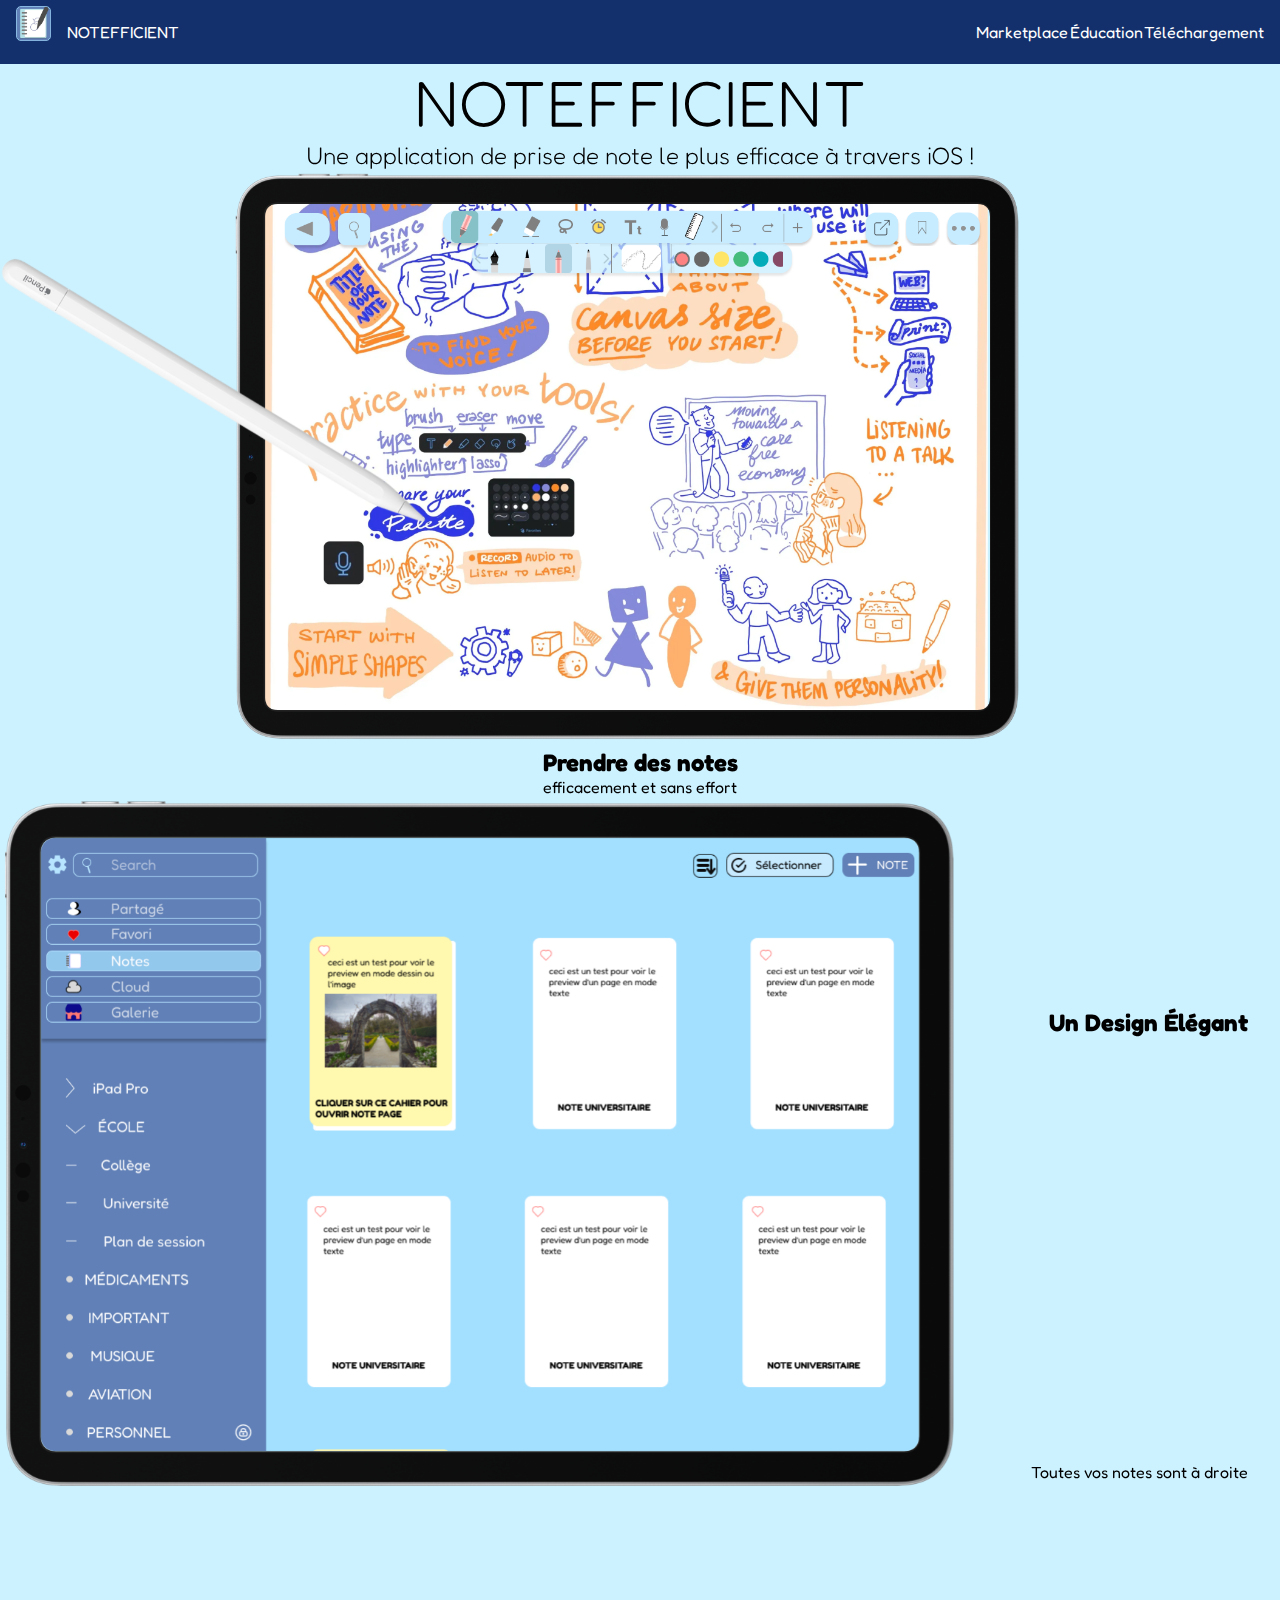
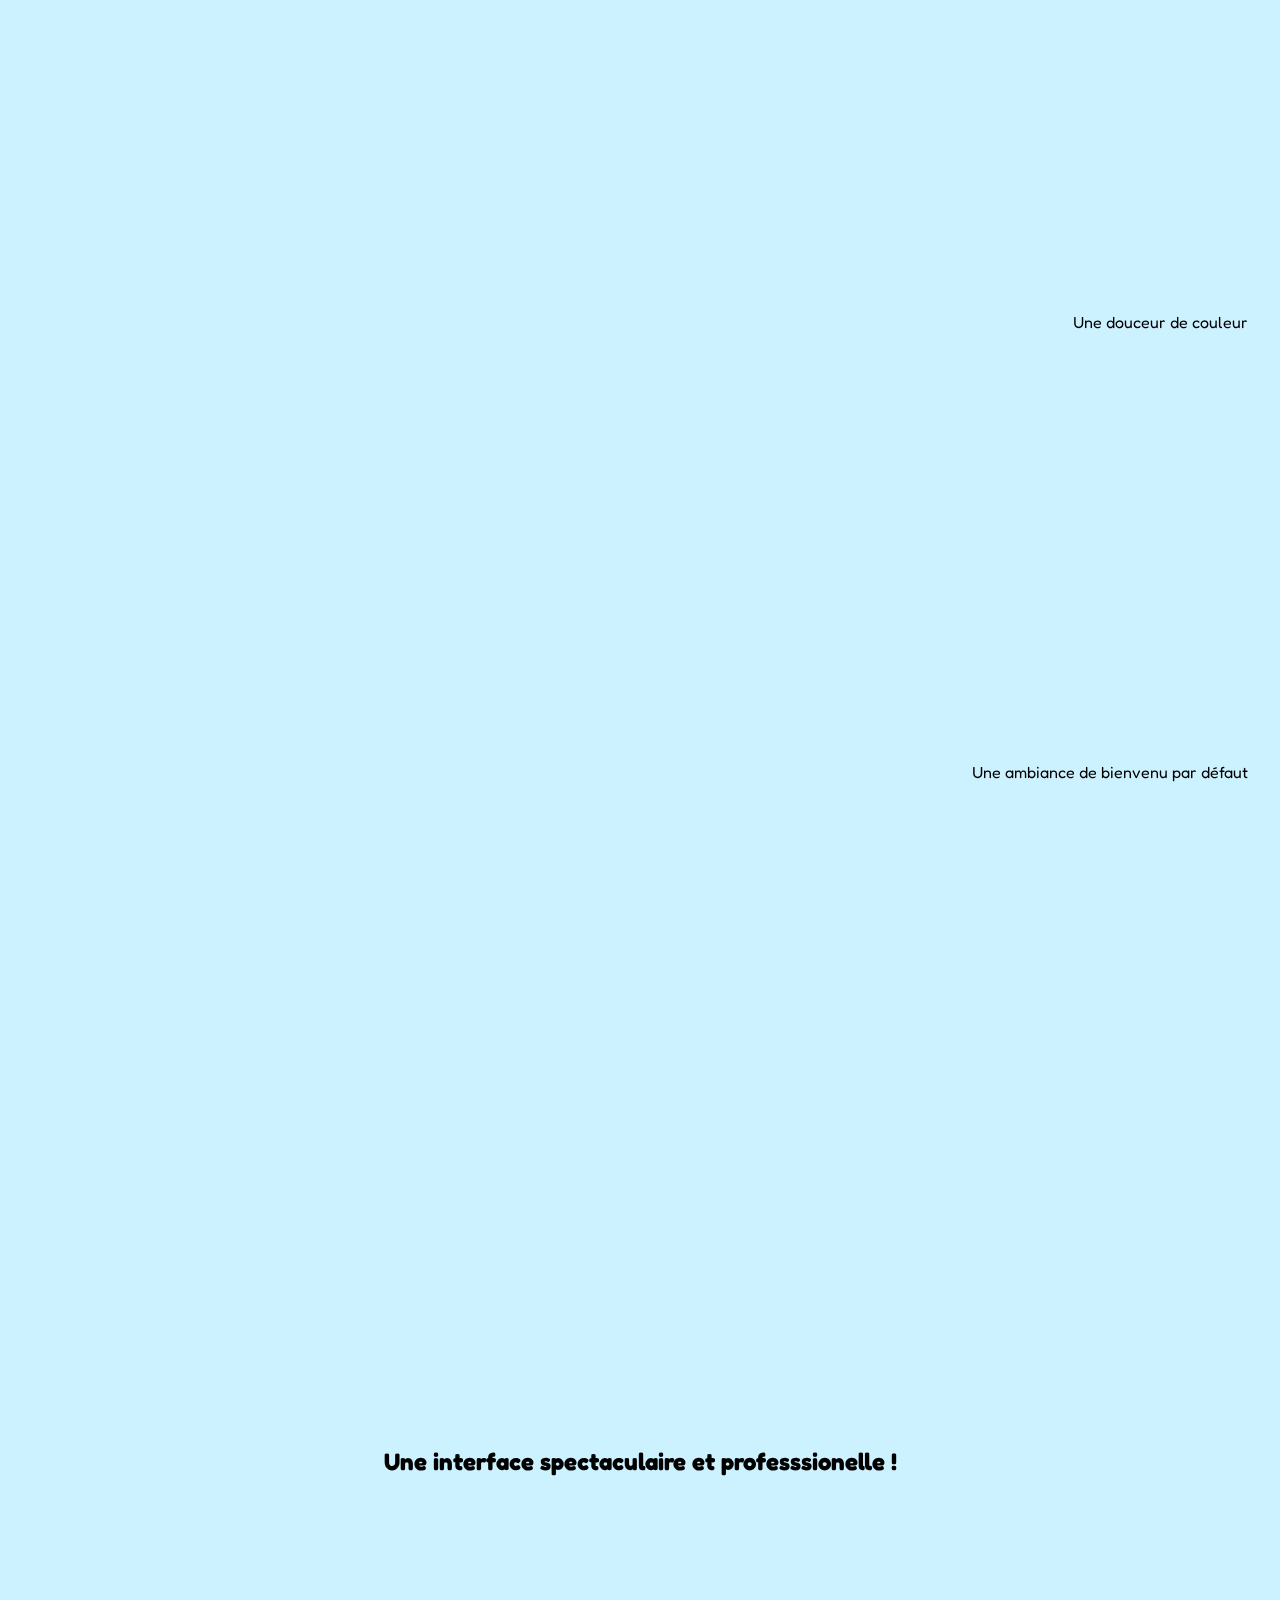
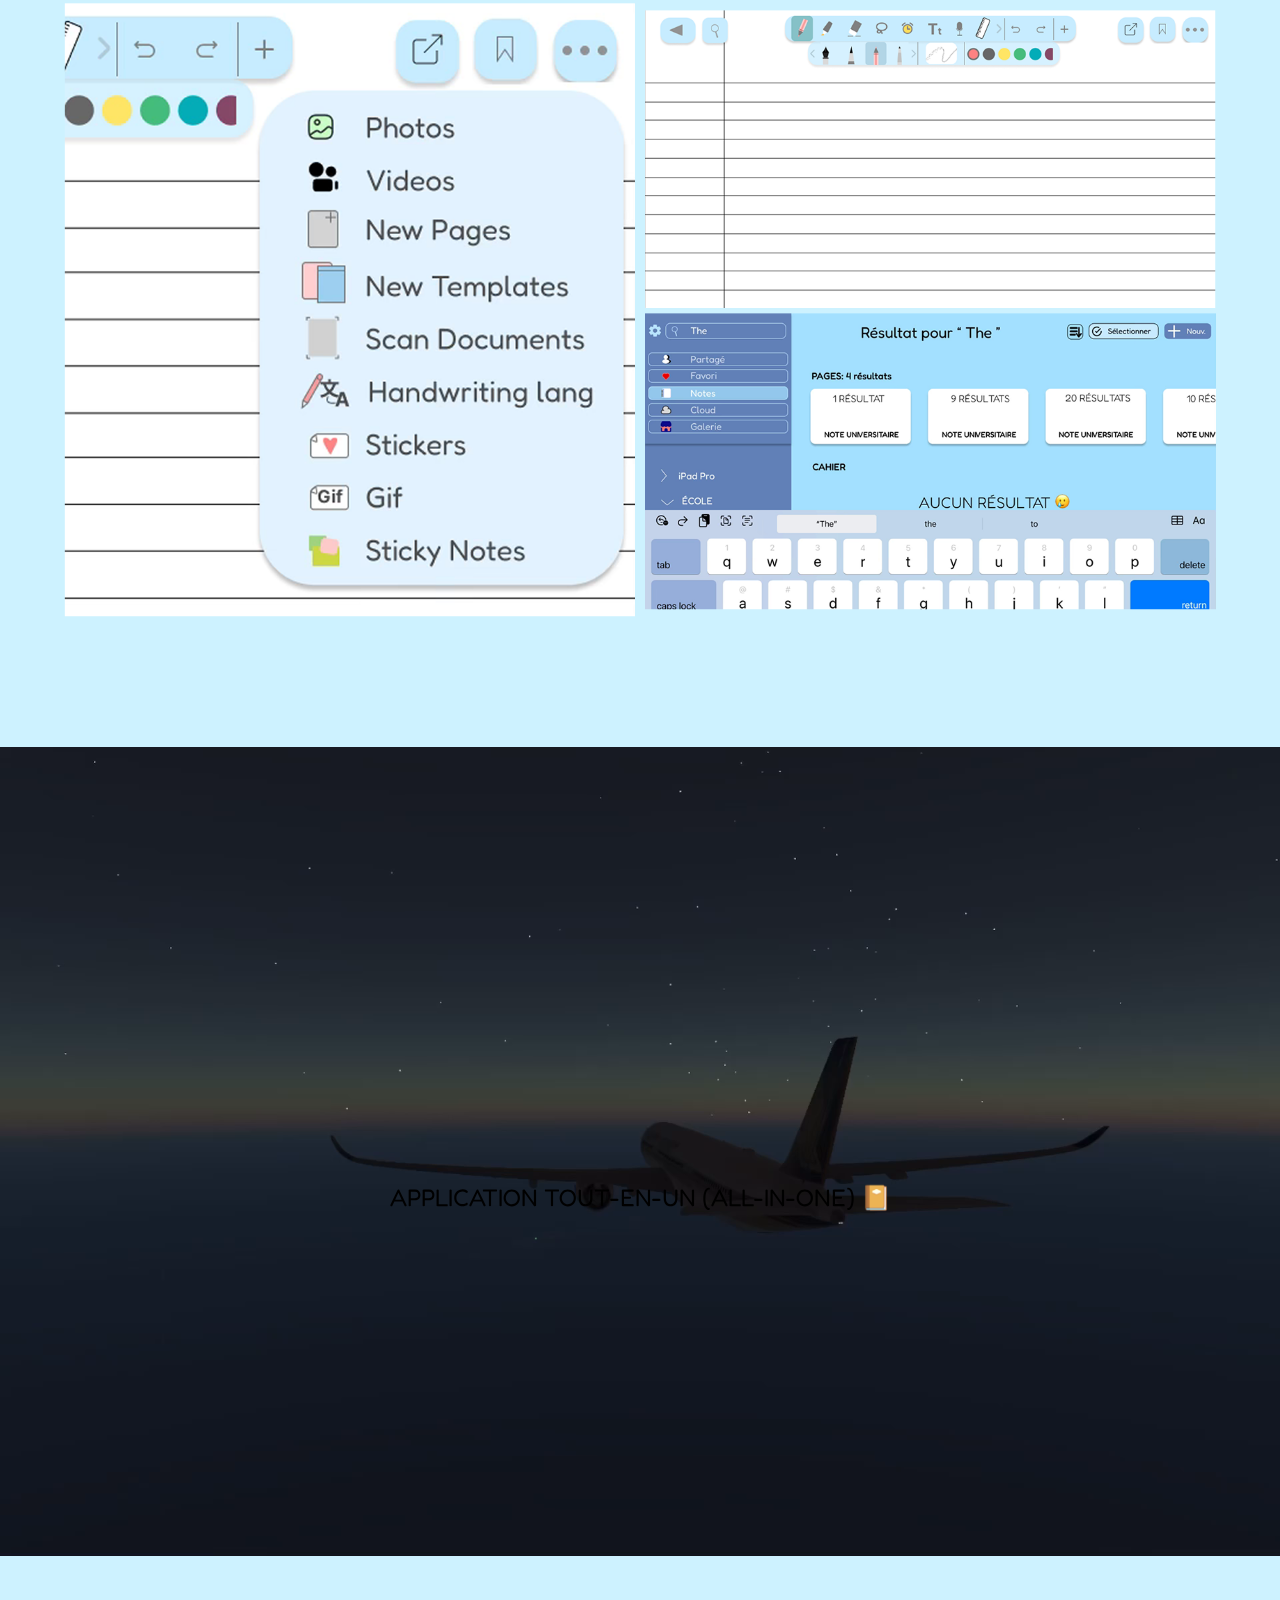
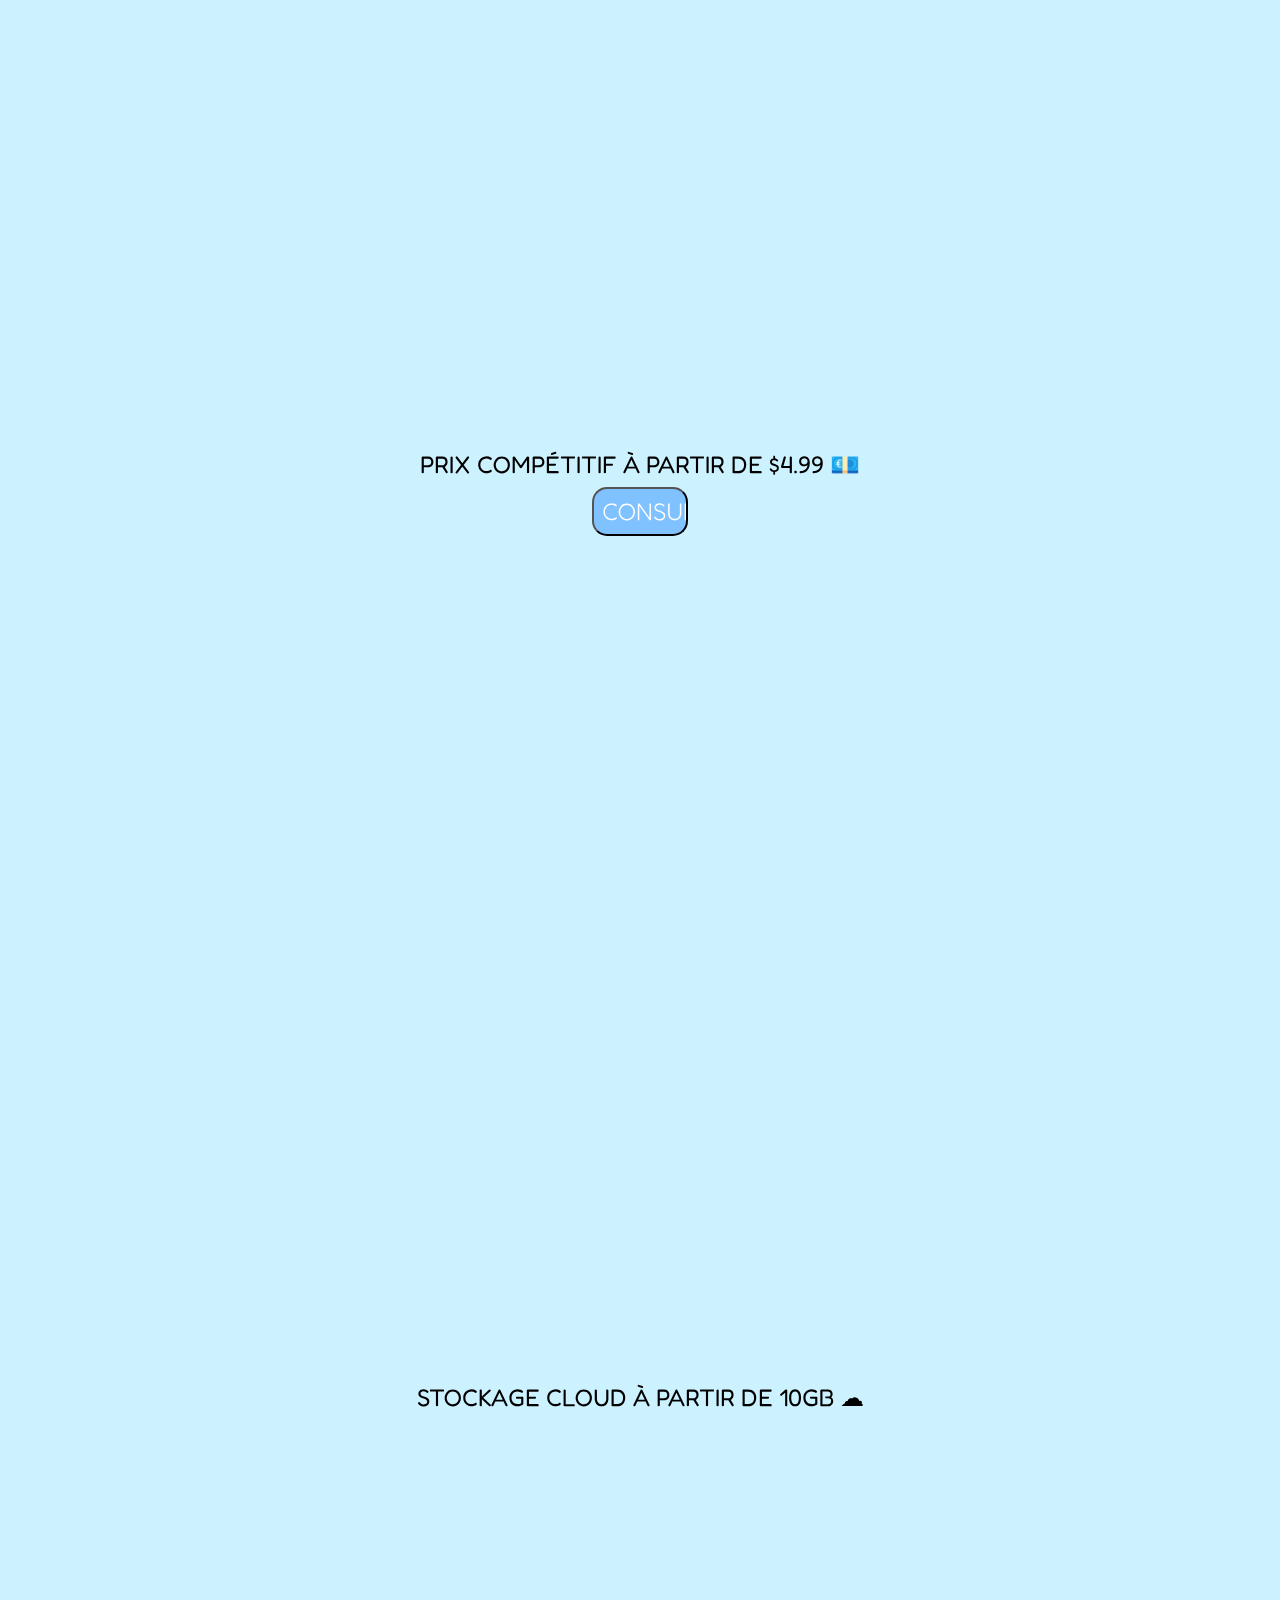
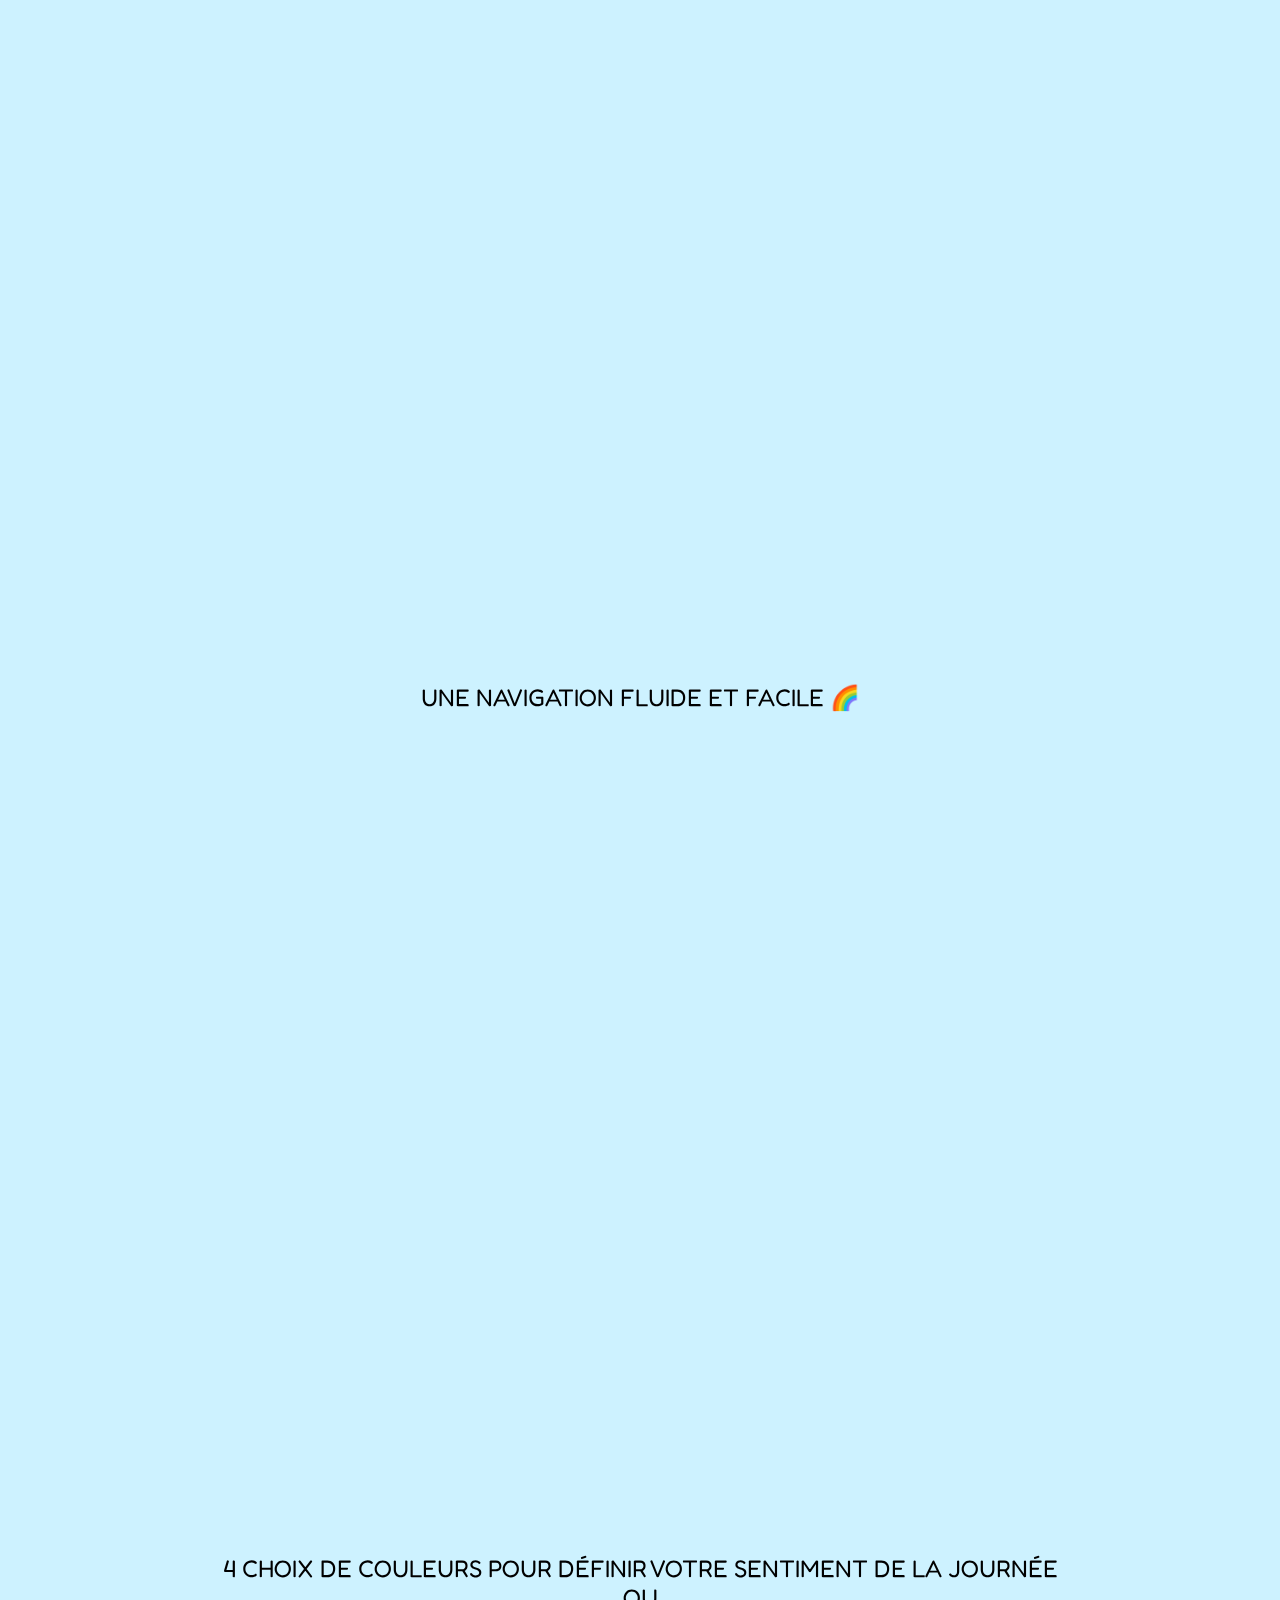
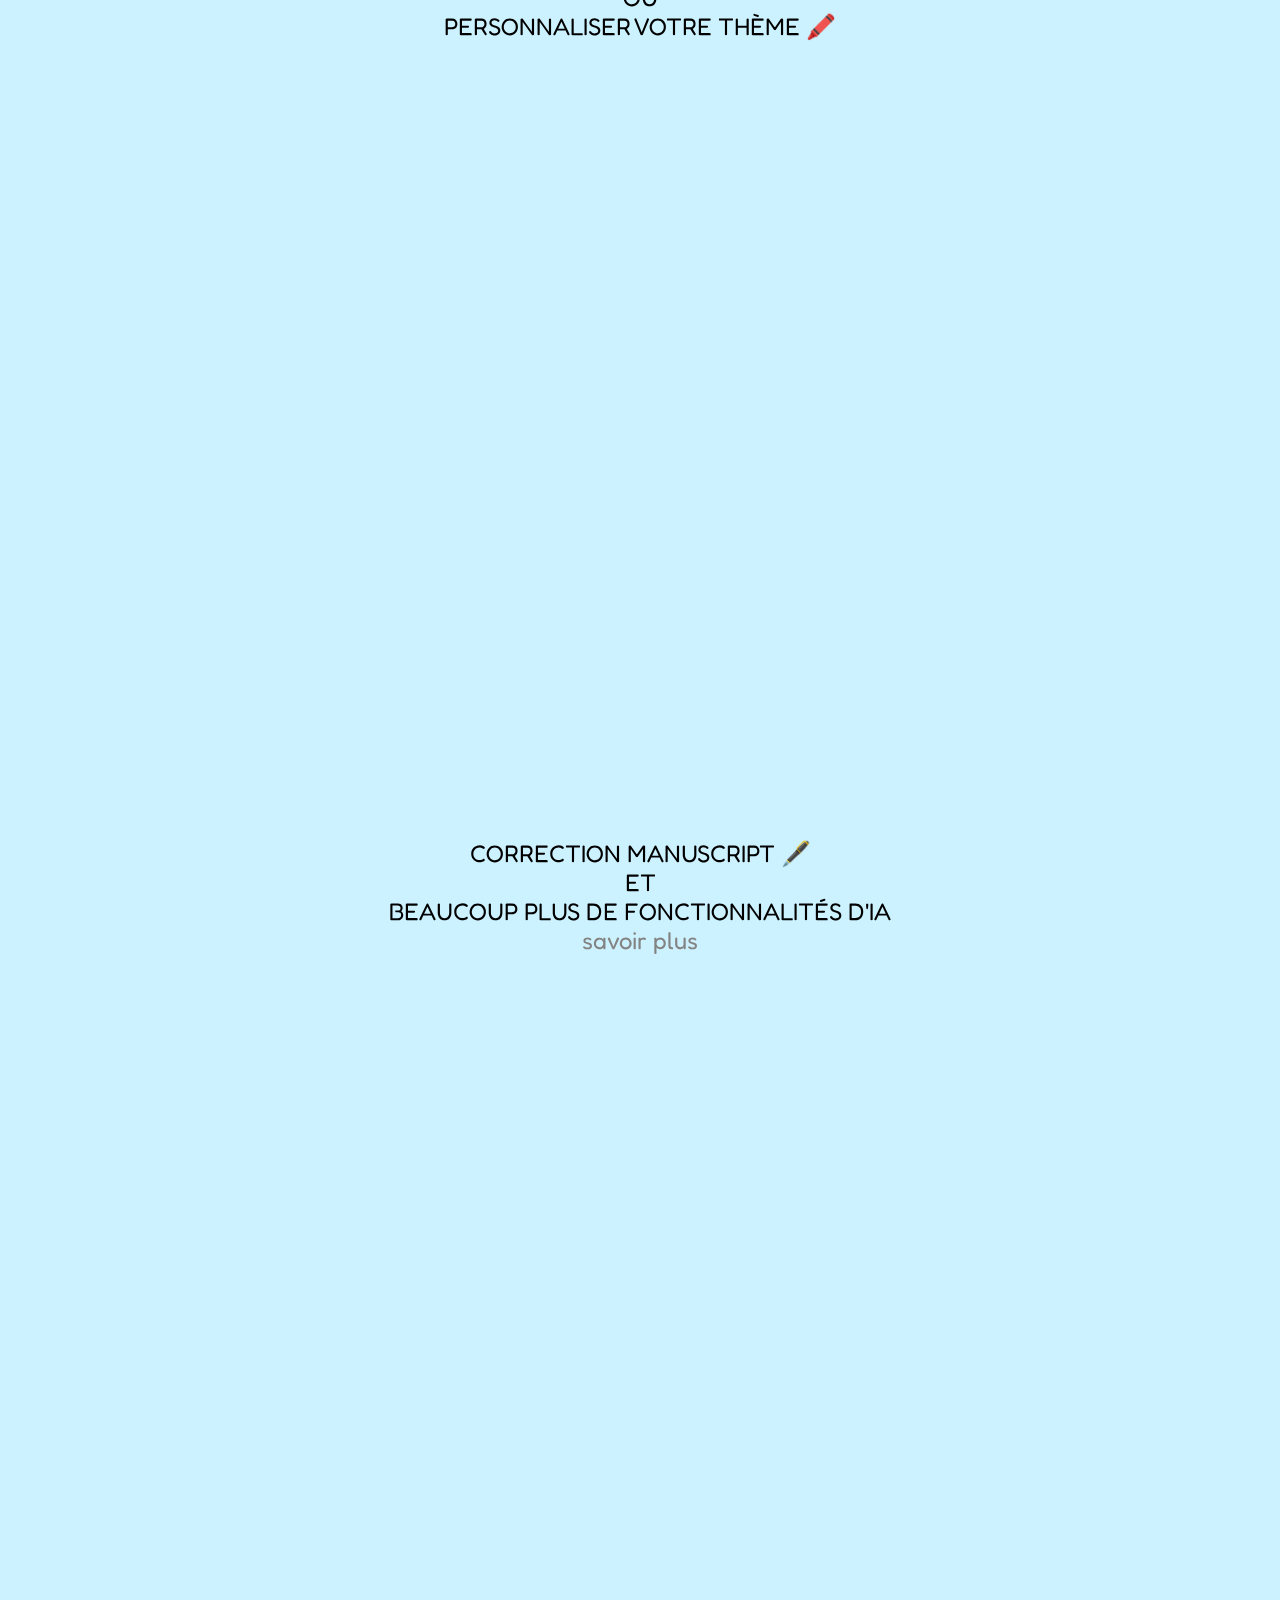
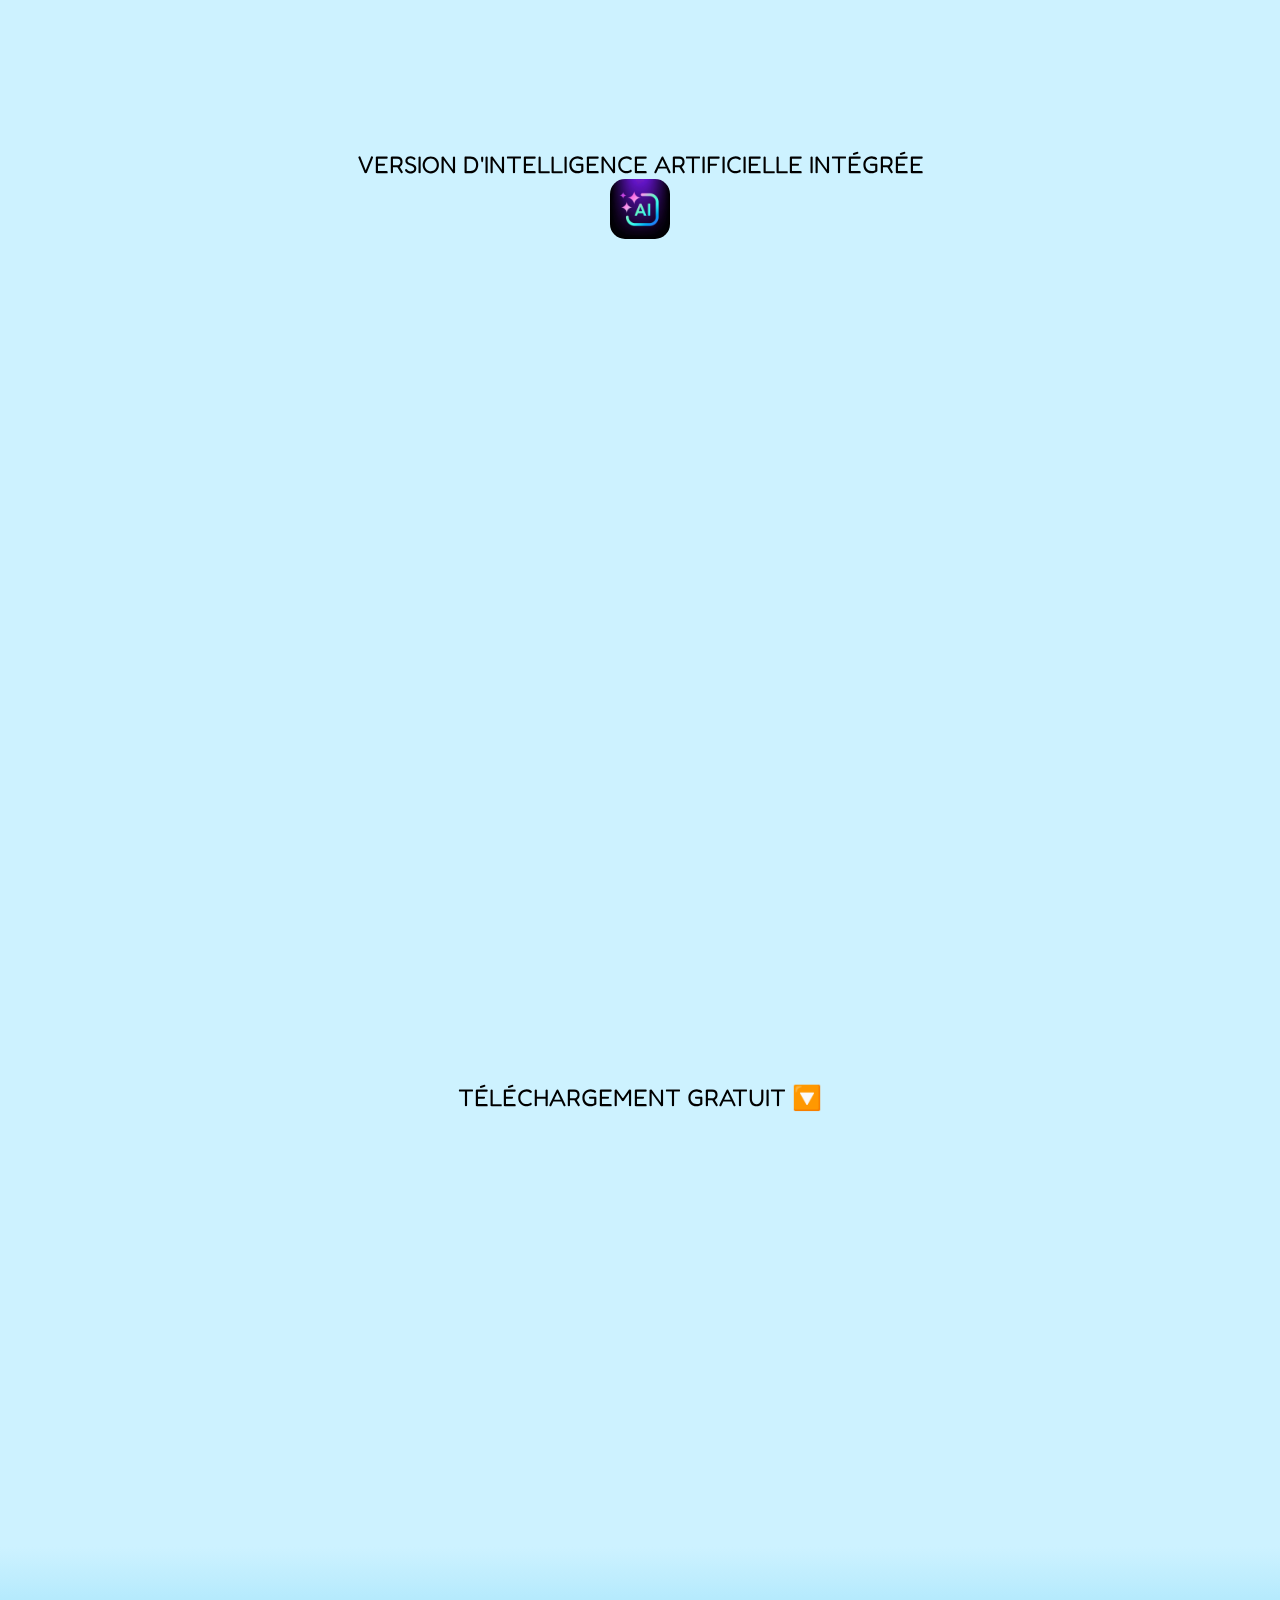
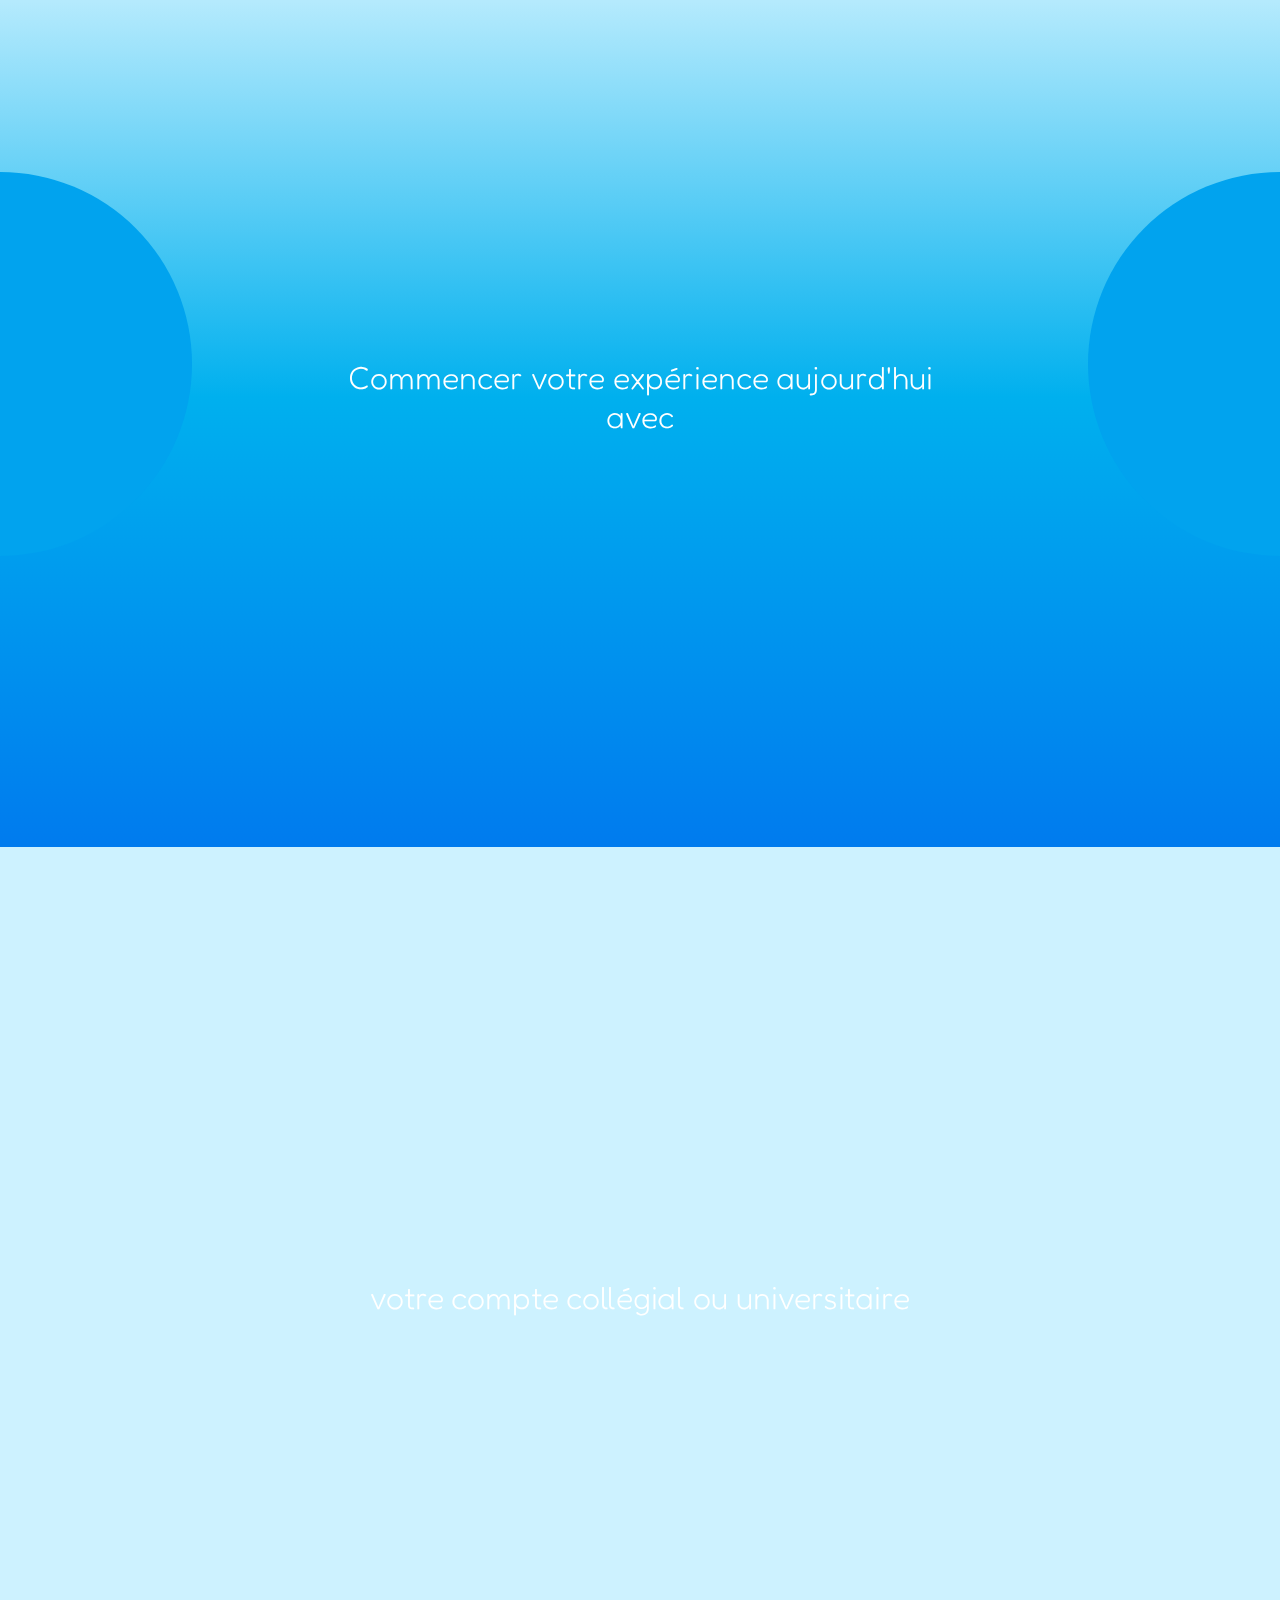
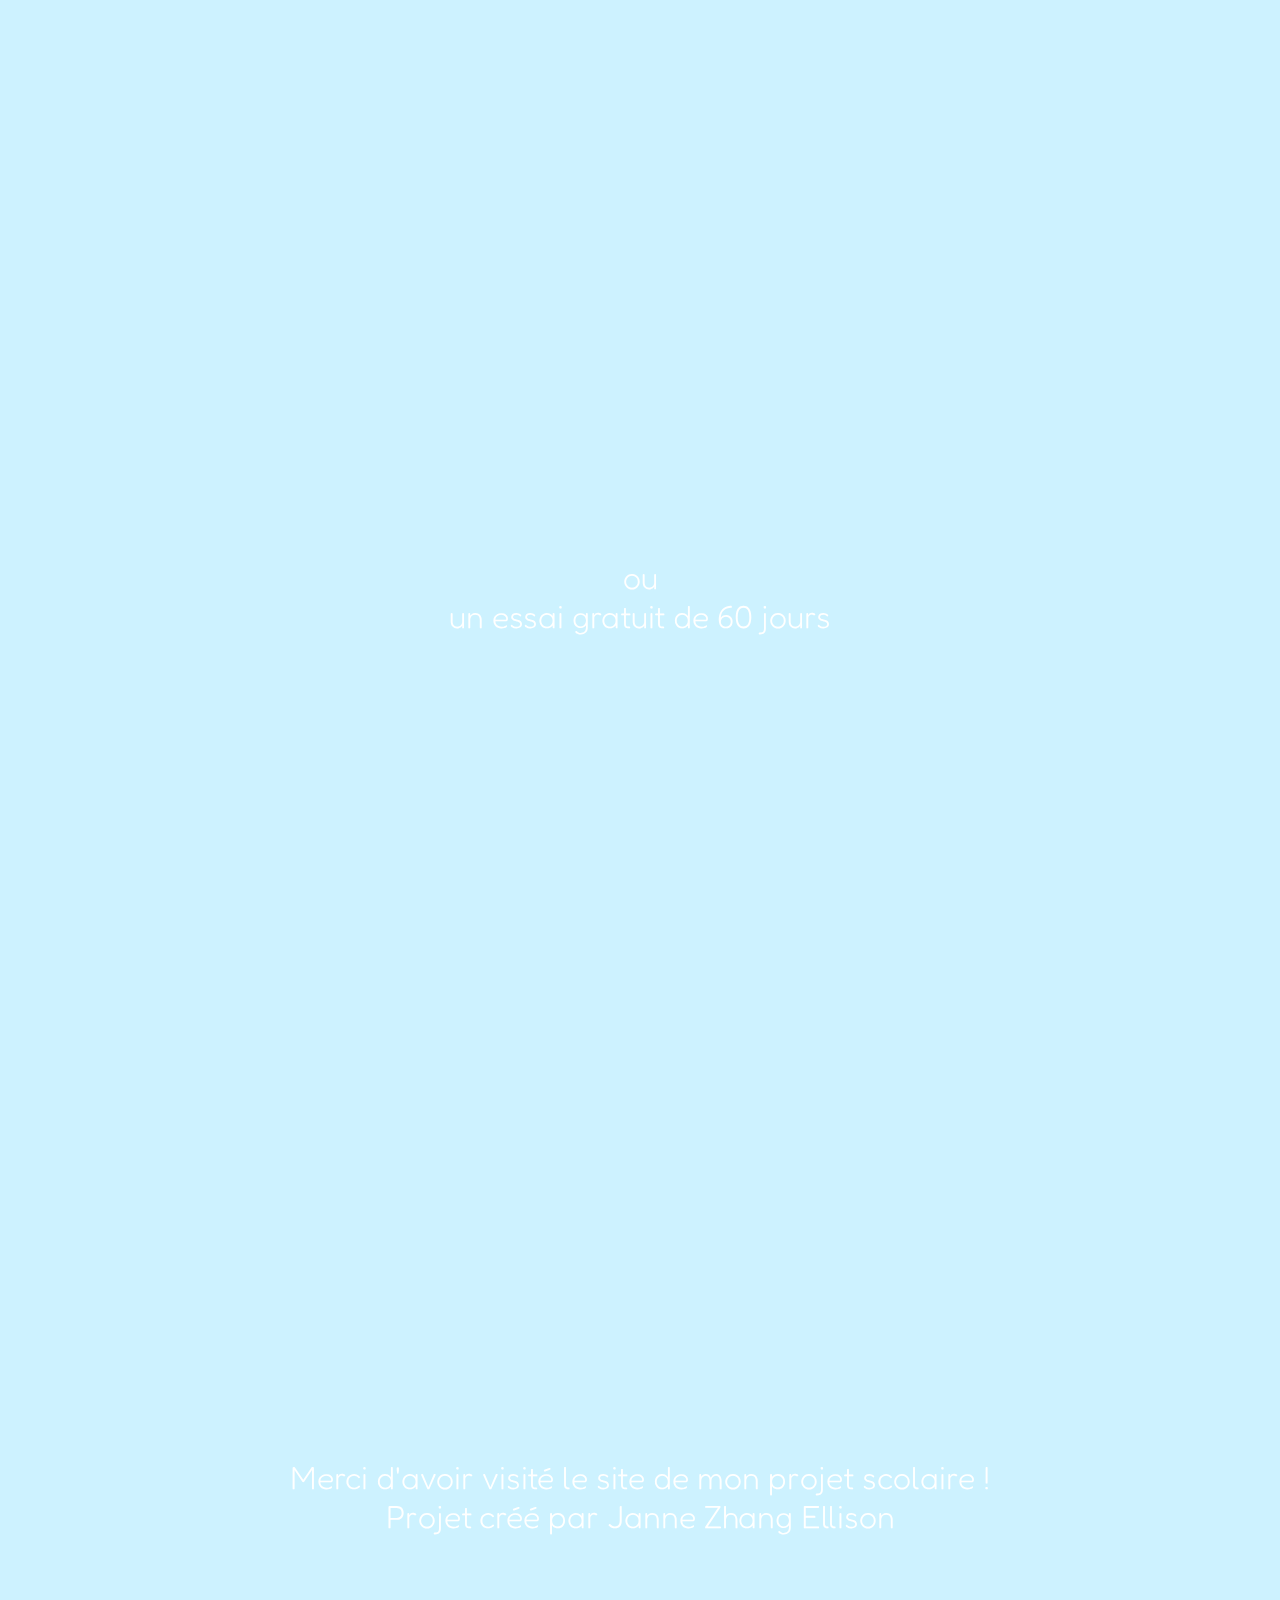
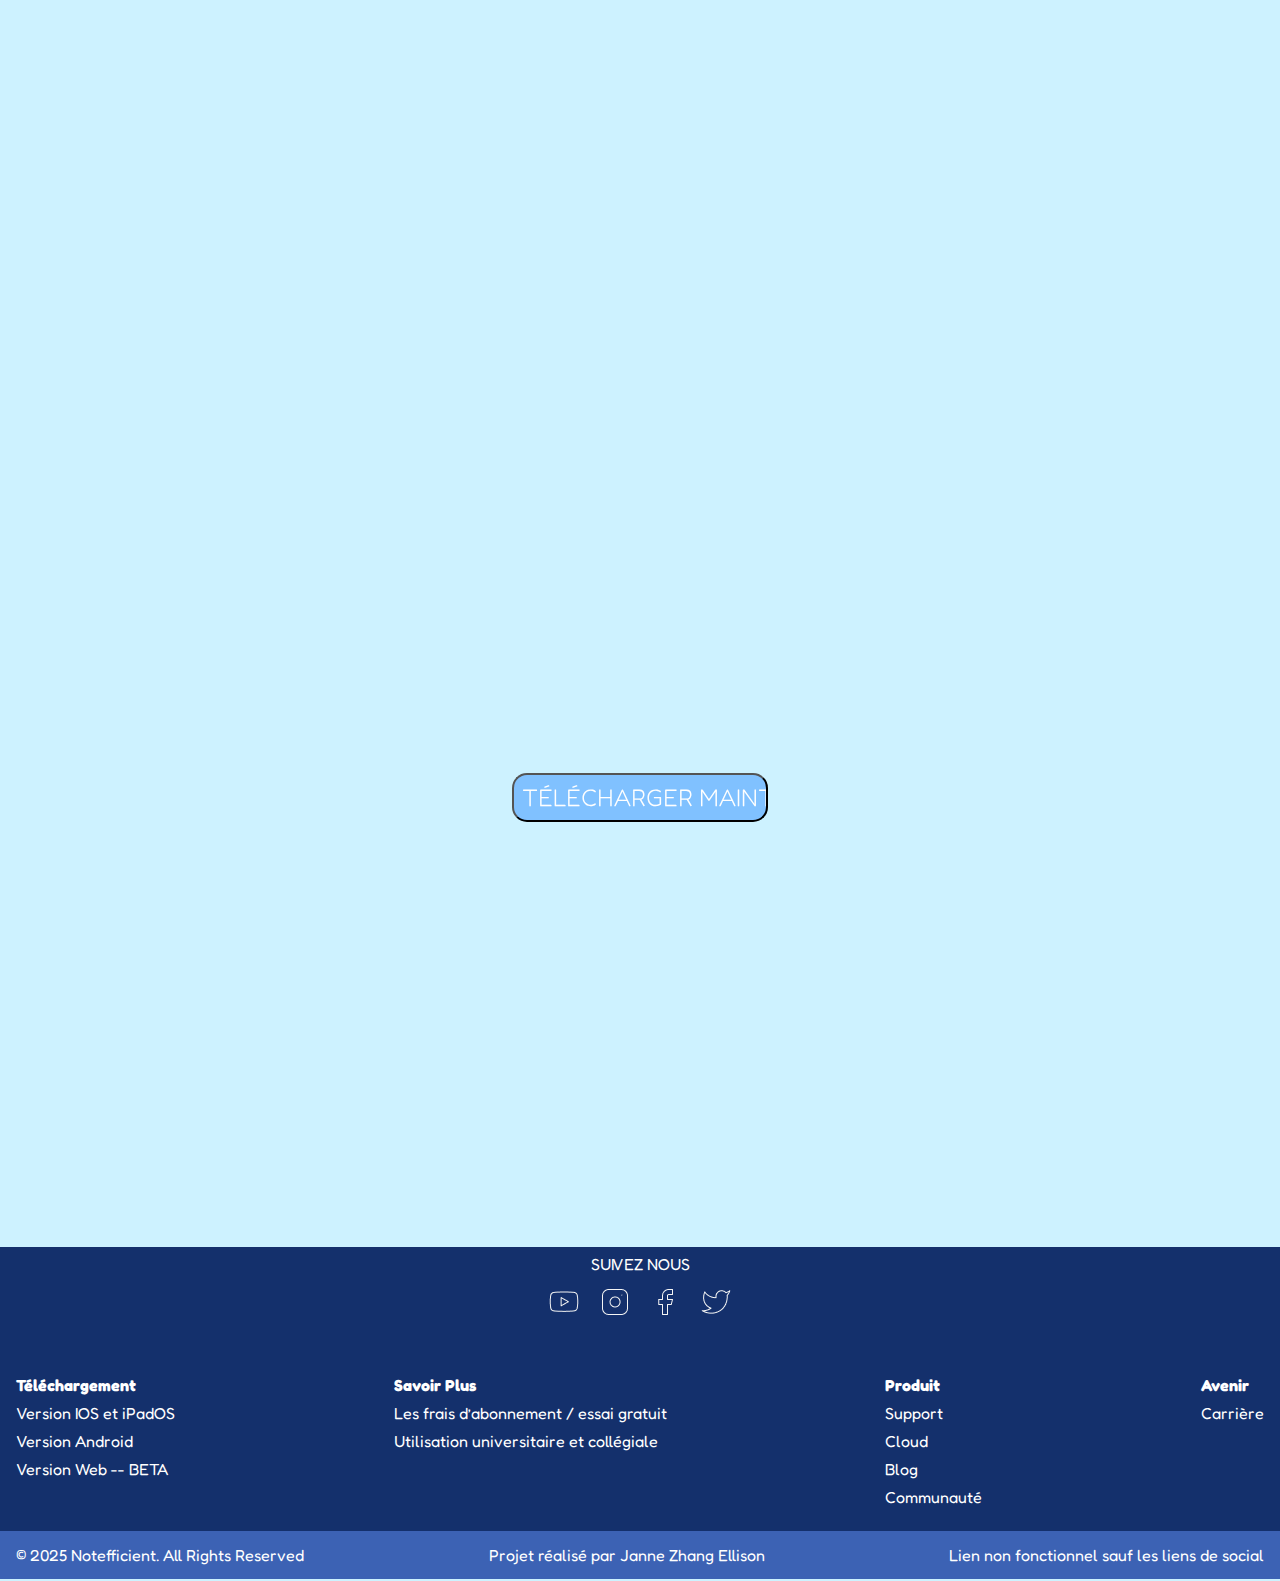
<file: index.htm>
<!DOCTYPE html>
<html lang="en">
<head>
    <meta charset="UTF-8">
    <meta name="viewport" content="width=device-width, initial-scale=1.0">
    <title>Notefficient</title>
    <link rel="stylesheet" href="CSS/header.css">
    <link rel="stylesheet" href="CSS/overview.css">
    <link rel="stylesheet" href="CSS/main.css">
    <link rel="stylesheet" href="CSS/footer.css">
    <link rel="icon" type="image/x-icon" href="Galerie/icon-app.png">

    <link rel="preconnect" href="https://fonts.googleapis.com">
<link rel="preconnect" href="https://fonts.gstatic.com" crossorigin>
<link href="https://fonts.googleapis.com/css2?family=Fredoka:wght@300..700&display=swap" rel="stylesheet">
</head>
<body>
    <header class="header">
        <div class="logo">
            <img src="Galerie/icon-app.png" alt="logo noteffient" width="35px" height="35px">
            <p>NOTEFFICIENT</p>
        </div>

       <div class="lien-header">
        <a href="marketplace.htm">Marketplace</a>
        <a href="">Éducation</a>
        <a href="">Téléchargement</a>
       </div>
    </header>


    <main class="UI-Note">
        
            
            <section class="holder">

                <h1>NOTEFFICIENT</h1>
                <h4>Une application de prise de note le plus efficace à travers iOS !</h4>
                <img src="Galerie/image-presentation-1.png" alt="Apple Pencil et iPad ainsi que l'application designed" class="donnerAnimation">

                <div>
                    <h2>Prendre des notes</h2>
                    <p>efficacement et sans effort</p>
                </div>
            </section>
                        
        
    </main>


    <main class="Design">

        <section class="holder">
                    <img src="Galerie/image-presentation-2.png" alt="Notefficient Design">
        </section>
                    
                    <section class="text-Design">
                        <div>
                            <h2>Un Design Élégant</h2>
                        </div>
                        
                        <div>
                            <p>Toutes vos notes sont à droite</p>
                        </div>
                        
                        <div>
                            <p>Une douceur de couleur</p>
                        </div>
                        
                        <div>
                            <p>Une ambiance de bienvenu par défaut</p>
                        </div>
                
                    </section>
        
        

    </main>


    <main class="UI-Description">

        
            <div class="text-UI">
                <h2>Une interface spectaculaire et professsionelle ! </h2>
            </div>
            

            <div class="image-UI">
                <div>
                    <img src="Galerie/image-presentation-4.png" alt="Option ajouter barre outil">
                    <p>Outil de note simple 📝</p>
                </div>

                <div class="image-column">
                    <div>
                        <img src="Galerie/image-presentation-5.png" alt="UI de l'outil">
                        <p>Une interface d'outil professsionelle et intuitive 🧰</p>
                    </div>
                    <div>
                        <img src="Galerie/image-presentation-6.png" alt="UI recherche resultat">
                        <p>Recherche rapide et efficace dans votre note ou dans l'accueil 🏷️  
                            
                        </p>
                    </div>
                
                </div>
                
            </div>
       
        

    </main>

    <main class="presentation-video">
        
            <section class="holder">
                <video src="Galerie/video-demo.mov" autoplay muted loop playsinline></video>
            </section>
            
            <div class="Text-video">
                <div>
                    <p>APPLICATION TOUT-EN-UN (ALL-IN-ONE) 📔</p>
                </div>
                <div>
                    <p>PRIX COMPÉTITIF À PARTIR DE $4.99 💶<br><a href="prix.htm"><input type="button" value="CONSULTER NOTRE TABLEAU DE PRIX !"></a> </p>
                </div>
                <div>
                    <p>STOCKAGE CLOUD À PARTIR DE 10GB ☁</p>
                </div>
                <div>
                    <p>UNE NAVIGATION FLUIDE ET FACILE 🌈</p>
                </div>
                <div>
                    <p>4 CHOIX DE COULEURS POUR DÉFINIR VOTRE SENTIMENT DE LA JOURNÉE <br> OU <br>
                    PERSONNALISER VOTRE THÈME 🖍️</p>
                </div>
                <div>
                    <p>CORRECTION MANUSCRIPT 🖋️<br> ET <br> BEAUCOUP PLUS DE FONCTIONNALITÉS D'IA <br>
                        <a href="">savoir plus</a>
                    </p>
                </div>
                <div>
                    <p>
                        VERSION D'INTELLIGENCE ARTIFICIELLE INTÉGRÉE
                        <br><img src="Galerie/image-AI.png" alt="image AI" width="60px">
                    </p>
                </div>
                <div>
                    <p>TÉLÉCHARGEMENT GRATUIT 🔽
                    </p>
                </div>

            </div>
       
        
    </main>


    <main class="intro-app">

        <div class="background">
            <div class="cercle1"></div>
            <div class="cercle2"></div>
        </div>

            


            <div class="intro-text">
                <p>Commencer votre expérience aujourd'hui <br> avec </p>
                <p>votre compte collégial ou universitaire</p>
                <p> ou <br>un essai gratuit de 60 jours <br> </p> 
                <p>Merci d'avoir visité le site de mon projet scolaire ! <br> 
                Projet créé par Janne Zhang Ellison </p>   
                <p><input type="button" value="TÉLÉCHARGER MAINTENANT POUR IOS"></p>
            </div>
       
       
    </main>


   



    <footer>
        <section class="social">
            <p>SUIVEZ NOUS</p>

            <div class="social-image">
                <a href="https://www.youtube.com/@janneellison7205"><img src="Galerie/social/Youtube.png" alt="logo Youtube"></a>
                <a href="https://www.instagram.com/photograph_fan37/"><img src="Galerie/social/Instagram.png" alt="logo Instagram"></a>
                <a href="https://www.facebook.com/xulon.zhan/"><img src="Galerie/social/Facebook.png" alt="logo facebook"></a>
                <a href="https://x.com/?lang=en&mx=2"><img src="Galerie/social/Twitter.png" alt="logo Twitter X"></a>
            </div>
        </section>

        <section class="fin-categorie">
            <div>
                <p>Téléchargement</p>
                <a href="">Version IOS et iPadOS</a>
                <a href="">Version Android </a>
                <a href="">Version Web -- BETA</a>
                
            </div>
            <div>
                <p>Savoir Plus</p>
                <a href="">Les frais d’abonnement / essai gratuit</a>
                <a href="">Utilisation universitaire et collégiale </a>
                
            </div>
            <div>
                <p>Produit</p>
                <a href="">Support</a>
                <a href="">Cloud </a>
                <a href="">Blog</a>
                <a href="">Communauté</a>
                
            </div>
            <div>
                <p>Avenir</p>
                <a href="">Carrière</a>
                
                
            </div>
            
        </section>

        <div class="fin-message">
            <p>© 2025 Notefficient. All Rights Reserved</p>
            <p> Projet réalisé par Janne Zhang Ellison</p>
            <p> Lien non fonctionnel sauf les liens de social</p>
           
        </div>
    </footer>
</body>

<script src="Javascript/main.js"></script>
</html>
</file>
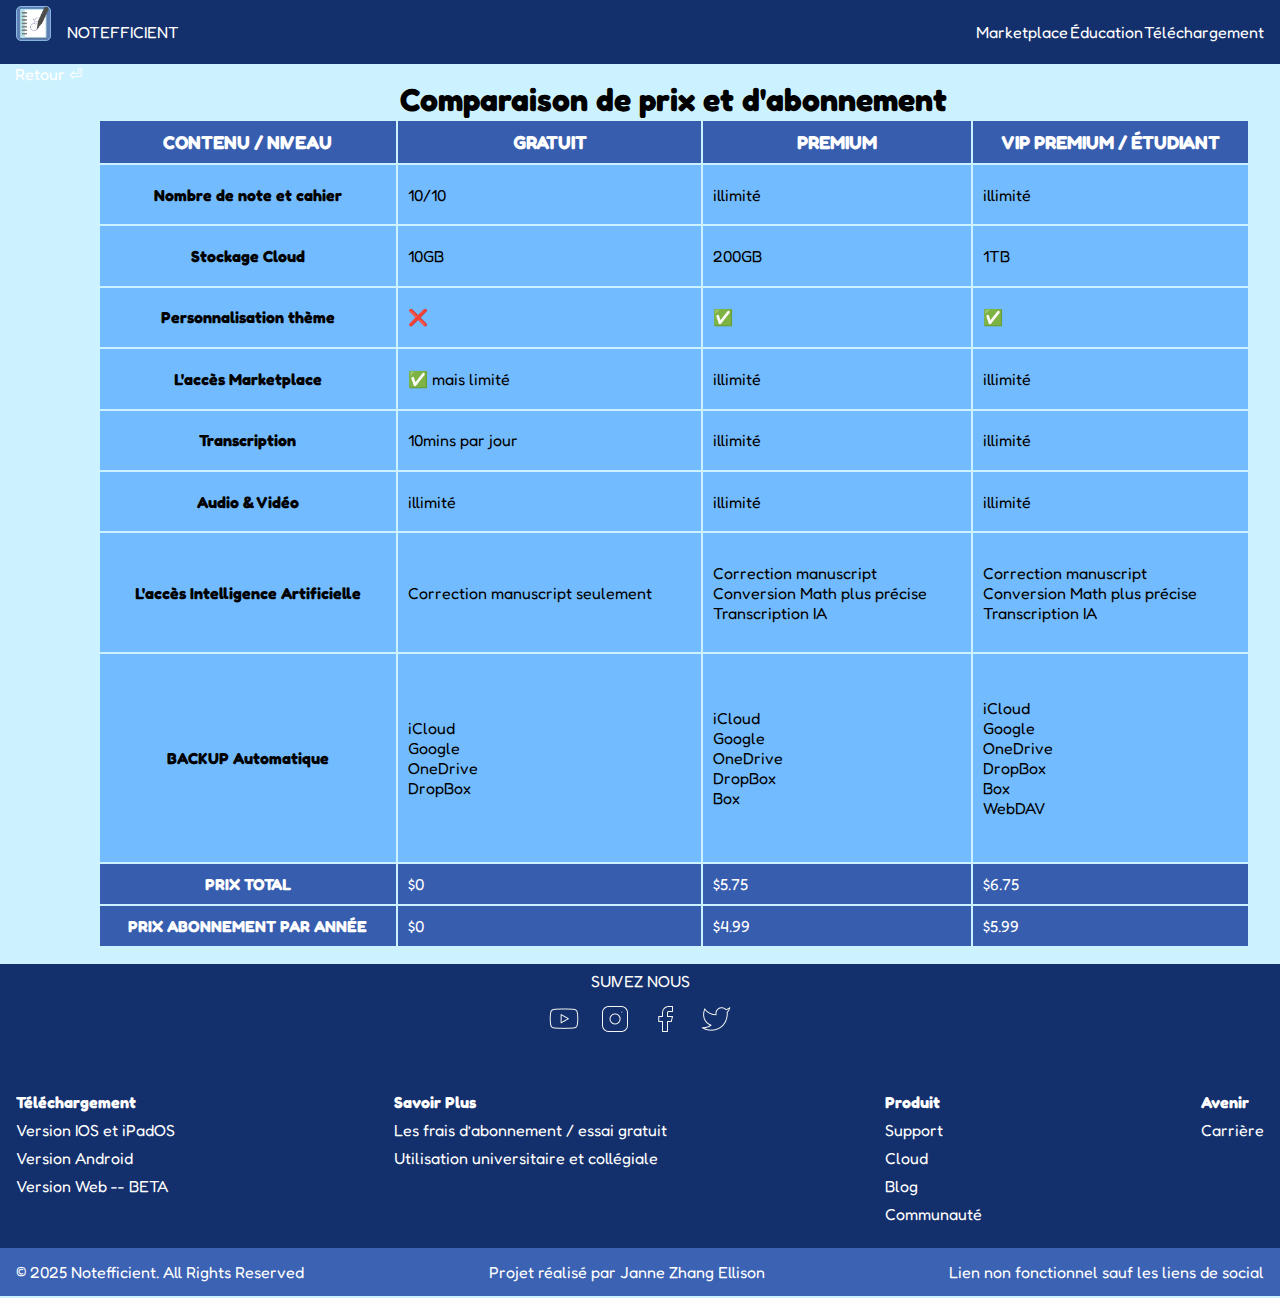
<file: prix.htm>
<!DOCTYPE html>
<html lang="en">
<head>
    <meta charset="UTF-8">
    <meta name="viewport" content="width=device-width, initial-scale=1.0">
    <title>Notefficient Pricing</title>
    <link rel="stylesheet" href="CSS/header.css">
    <link rel="stylesheet" href="CSS/overview.css">
    <link rel="stylesheet" href="CSS/main.css">
    <link rel="stylesheet" href="CSS/footer.css">
    <link rel="stylesheet" href="CSS/prix.css">
    <link rel="icon" type="image/x-icon" href="Galerie/icon-app.png">

    <link rel="preconnect" href="https://fonts.googleapis.com">
<link rel="preconnect" href="https://fonts.gstatic.com" crossorigin>
<link href="https://fonts.googleapis.com/css2?family=Fredoka:wght@300..700&display=swap" rel="stylesheet">
</head>
<body>
    <header class="header">
        <div class="logo">
            <img src="Galerie/icon-app.png" alt="logo noteffient" width="35px" height="35px">
            <a href="index.htm"><p>NOTEFFICIENT</p></a>
        </div>

       
       <div class="lien-header">
        <a href="marketplace.htm">Marketplace</a>
        <a href="">Éducation</a>
        <a href="">Téléchargement</a>
       </div>
    </header>


 <main class="comparaison-prix">

   <a href="index.htm">Retour ⏎</a> 

            <table>
                <caption>
                    <h1>Comparaison de prix et d'abonnement</h1>
                </caption>

                <thead>
                    <tr>
                        <th><h3>CONTENU / NIVEAU</h3></th>
                        <th><h3>GRATUIT</h3></th>
                        <th><h3>PREMIUM</h3></th>
                        <th><h3>VIP PREMIUM / ÉTUDIANT</h3></th>
                    </tr>
                </thead>

                <tbody>
                    <tr>
                        <th>Nombre de note et cahier</th>
                        <td><p>10/10</p></td>
                        <td><p>illimité</p></td>
                        <td><p>illimité</p></td>
                    </tr>
                    <tr>
                        <th>Stockage Cloud</th>
                        <td><p>10GB</p></td>
                        <td><p>200GB</p></td>
                        <td><p>1TB</p></td>
                    </tr>
                    <tr>
                        <th>Personnalisation thème</th>
                        <td><p>❌</p></td>
                        <td><p>✅</p></td>
                        <td><p>✅</p></td>
                    </tr>
                    <tr>
                        <th>L'accès Marketplace</th>
                        <td><p>✅ mais limité</p></td>
                        <td><p>illimité</p></td>
                        <td><p>illimité</p></td>
                    </tr>
                    <tr>
                        <th>Transcription</th>
                        <td><p>10mins par jour</p></td>
                        <td><p>illimité</p></td>
                        <td><p>illimité</p></td>
                    </tr>
                    <tr>
                        <th>Audio & Vidéo</th>
                        <td><p>illimité</p></td>
                        <td><p>illimité</p></td>
                        <td><p>illimité</p></td>
                    </tr>
                    <tr>
                        <th>L'accès Intelligence Artificielle</th>
                        <td><p>Correction manuscript seulement</p></td>
                        <td><p>Correction manuscript <br>Conversion Math plus précise <br> Transcription IA </p></td>
                        <td><p>Correction manuscript <br>Conversion Math plus précise <br> Transcription IA </p></td>
                    </tr>
                    <tr>
                        <th>BACKUP Automatique</th>
                        <td><p>iCloud <br> Google <br> OneDrive <br> DropBox </p></td>
                        <td><p>iCloud <br> Google <br> OneDrive <br> DropBox <br> Box </p></td>
                        <td><p>iCloud <br> Google <br> OneDrive <br> DropBox  <br> Box <br> WebDAV</p></td>
                    </tr>
                </tbody>

                <tfoot>
                    <tr>
                        <th>PRIX TOTAL</th>
                        <td>$0</td>
                        <td>$5.75</td>
                        <td>$6.75</td>
                    </tr>
                    <tr>
                        <th>PRIX ABONNEMENT PAR ANNÉE</th>
                        <td>$0</td>
                        <td>$4.99 </td>
                        <td>$5.99 </td>
                    </tr>
                    
                </tfoot>


                
            </table>


            
        </main>

   



    <footer>
        <section class="social">
            <p>SUIVEZ NOUS</p>

            <div class="social-image">
                <a href="https://www.youtube.com/@janneellison7205"><img src="Galerie/social/Youtube.png" alt="logo Youtube"></a>
                <a href="https://www.instagram.com/photograph_fan37/"><img src="Galerie/social/Instagram.png" alt="logo Instagram"></a>
                <a href="https://www.facebook.com/xulon.zhan/"><img src="Galerie/social/Facebook.png" alt="logo facebook"></a>
                <a href="https://x.com/?lang=en&mx=2"><img src="Galerie/social/Twitter.png" alt="logo Twitter X"></a>
            </div>
        </section>

        <section class="fin-categorie">
            <div>
                <p>Téléchargement</p>
                <a href="">Version IOS et iPadOS</a>
                <a href="">Version Android </a>
                <a href="">Version Web -- BETA</a>
                
            </div>
            <div>
                <p>Savoir Plus</p>
                <a href="">Les frais d’abonnement / essai gratuit</a>
                <a href="">Utilisation universitaire et collégiale </a>
                
            </div>
            <div>
                <p>Produit</p>
                <a href="">Support</a>
                <a href="">Cloud </a>
                <a href="">Blog</a>
                <a href="">Communauté</a>
                
            </div>
            <div>
                <p>Avenir</p>
                <a href="">Carrière</a>
                
                
            </div>
            
        </section>

        <div class="fin-message">
            <p>© 2025 Notefficient. All Rights Reserved</p>
            <p> Projet réalisé par Janne Zhang Ellison</p>
            <p> Lien non fonctionnel sauf les liens de social</p>
           
        </div>
    </footer>
</body>

<script src="Javascript/main.js"></script>
</html>
</file>
<file: CSS/header.css>
.header{
    height: 4rem;
    width: 100vw;
    color: white;
    background-color: #14306C;
    
    display: flex;
    justify-content: space-between;
    align-items: center;
}
.logo{
    display: flex;
    margin-left: 1rem;
}

.lien-header{
    width: 25vw;
    height: 3rem;
    display: flex;
    justify-content: space-between;
    align-items: center;
    padding: 1rem;
}

.header p{
    padding: 1rem;
}
</file>
<file: CSS/main.css>
body {
    background-color: #CDF2FF;
    font-family: "Fredoka", serif;
    margin: 0;
    padding: 0;
    overflow-x: hidden;
}s

/****************************************** */
/* UI-NOTE SECTION 1 */
/****************************************** */
.UI-Note {
    height: 120vh;
    background-color: #CDF2FF;
}
.UI-Note h1{
    text-align: center;
    font-size: 4rem;
    font-weight: lighter;
}
.UI-Note h4{
    text-align: center;
    font-size: 1.5rem;
    font-weight: lighter;
}
.UI-Note div {
    display: flex;
    flex-direction: column;
    justify-content: center;
    align-items: center;
}

.UI-Note div p:hover {
    font-size: 1.25rem;
    transition: all 0.7s;
}

.UI-Note img {
    width: 80vw;
    height: fit-content;
}

/****************************************** */
/* DESIGN SECTION 2 */
/****************************************** */
.Design {
    height: 250vh;
    display: flex;
    flex-direction: column;
    position: relative;
}

.Design img {
    width: 100vw;
    height: fit-content;
}
.text-Design {
    position: absolute;
    top: 0;
    right: 0;
    width: 100%;
    
}

.text-Design div {
    height:50vh;
    display: flex;
    align-items:center;
    justify-content:center;
    
}

/****************************************** */
/* UI DESCRIPTION SECTION 3 */
/****************************************** */
.UI-Description {
    height: auto;
    display: flex;
    flex-direction: column;
    justify-content: center;
    align-items: center;
    position: relative;
}
.UI-Description .text-UI{
    width: 100%;
    height: auto;
    display: flex;
    justify-content: center;
    align-items:flex-start;
}

.image-UI{
    margin: 1.2rem;
}

.image-UI, .image-column {
   display: flex;
   flex-direction: column;
   align-items: center;
}

.image-UI img {
    width: 85%;
    object-fit: cover;
    position: relative;

}
.image-UI div{
    position: relative;
}
.image-UI div p{
    position: absolute;
    bottom: 0;
    color: white;
    font-size: 1rem;
    background-color: rgba(0, 0, 0, 0.75);
    padding: 0.25rem;
    border-radius: 10px;
    z-index: 1;
    opacity: 0;
    transition: opacity 0.75s;
}
.UI-Description img:active{
    transform: scale(1.05);
    transition: all 0.75s;
    box-shadow: 2px 2px 2px 2px #86badf;

}
.image-UI div img:active + p{
    opacity: 1;
    
}






/****************************************** */
/* INTRO-VIDEO SECTION 4 */
/****************************************** */
.presentation-video {
    height: 800vh;
    position: relative;
    font-size: 1.5rem;
}


.presentation-video video {
    width: 100%;
    height: 100%;
}

.Text-video{
    position: absolute;
    top: 0;
    left: 0;
    width: 100%;
    color: white;
}
.Text-video div{
    height: 100vh;
    display: flex;
    align-items:center;
    justify-content: center;
    color: black;
    font-weight: 400;
}
.Text-video div p{
    text-align: center;
}
.Text-video div p img{
    border-radius: 15px;
}
.Text-video a{
    color: rgb(131, 131, 131);
}



/****************************************** */
/* INTRO-APP SECTION 5 */
/****************************************** */
.intro-app {
    position: relative;
    top: 0;
    height: 500vh;
   
}

.background{
    position: sticky;
    top: 0;
    height: 100vh;
    background-image: linear-gradient(180deg, #CDF2FF, #00B0EE, #007BEE);
}

.intro-app .intro-text {
    position: absolute;
    top: 0;
    left: 0;
    width: 100%;
}

.intro-text p {
    font-size: 2rem;
    font-weight: lighter;
    height: 100vh;
    display: flex;
    justify-content: center;
    align-items: center;
    text-align: center;
    color: white;
}

.intro-app .message-fin {
    font-weight: lighter;
    color: white;
    position: sticky;
    top: 3%;
    flex-direction: column;
    justify-content: end;
    align-items: center;
    width: 100vw;
    height: 90vh;
    display: none;
}

.intro-app .message-fin img {
    border-radius: 15px;
}

.intro-app .message-fin img:hover {
    box-shadow: 2px 2px 3px 2px #78beff;
    transition: all 0.7s;
}

.cercle1, .cercle2 {
    position: absolute;
    top: 25%;
    height: 30vw;
    width: 30vw;
    border-radius: 50%;
    background-color: #01A3EE;
}

.intro-app .cercle1 {
    left: 0;
    transform: translateX(-50%);
}

.intro-app .cercle2 {
    right: 0;
    transform: translateX(50%);
    overflow-x: hidden;
}

/************* ECRAN ADAPTATIF *************** */
/****************************************** */
@media screen and (min-width: 700px) {
    .Design .holder{
        display: flex;
    }

    .Design .holder img {
        width: 75vw;
    }

    .UI-Description{
        height: 100vh;
    }

    .text-Design div {
        justify-content:flex-end;
        margin-right: 2rem;
    }

.image-UI {
    display: grid;
    grid-template-columns: 1fr 1fr;
    gap: 10px;
    max-width: 90%;
    margin: auto;
}

.image-UI img {
    width: 100%;
    object-fit: cover;
}

.image-UI img:hover {
    transform: scale(1.05);
    transition: all 0.7s;
    box-shadow: 2px 2px 5px 2px #86badf;
}

.image-UI img:first-child {
    grid-row: 1;
}

.image-UI img:nth-child(2) {
    height: 50%;
    object-fit: cover;
}

.UI-Description img:hover{
    transform: scale(1.05);
    transition: all 0.75s;
    box-shadow: 2px 2px 2px 2px #86badf;

}
.image-UI div img:hover + p{
    opacity: 1;
    
}
}

/************* ANIMATION *************** */
/****************************************** */
.donnerAnimation{
    animation: opacity 2.2s ease-in-out;
}

.donnerAnimationH2 {
    animation: slideIn 1.2s ease-in-out;
}

.donnerAnimationPar {
    animation: slideIn 1.2s ease-in-out 200ms;
}

.donnerAnimationUI {
    animation: imageIntro 2.2s ease-in-out 200ms;
}

.animationCouleur{
    animation: couleurSize 1.5s ease-in-out;
}

.DonnerAnimationBienvenue{
    animation: floatOpacity 2.2s ease-in-out;
}

/************* ANIMATION SETUP *************** */
/****************************************** */
@keyframes slideIn {
    0% {
        transform: translateX(100%);
    }
    100% {
        transform: translateX(0%);
    }
}

@keyframes opacity {
    0% {
        opacity: 0;
    }
    100% {
        opacity: 1;
    }
}

@keyframes imageIntro {
    0% {
        transform: translateX(-50%);
        opacity: 0;
    }
    100% {
        transform: translateX(0%);
        opacity: 1;
    }
}

@keyframes couleurSize {
    0% {
        color: #CDF2FF;
        scale: 1;
    }
    50% {
        color: #00B0EE;
        scale: 1.1;
    }
    100% {
        color: #CDF2FF;
        scale: 1;
    }
    
}

@keyframes floatOpacity {
    0% {
        opacity: 0;
        transform: translateY(100%);
    }
    100% {
        opacity: 1;
        transform: translateY(0%);
    }
}

@keyframes translatePara {
    0% {
        transform: translateX(0%);
        font-weight: normal;
    }
    50% {
        transform: translateX(50%);
        font-weight: bold;
    }
    100% {
        transform: translateX(0%);
        font-weight: normal;
    }
}
</file>
<file: CSS/footer.css>
footer{
    width: 100vw;
    color: white;
   background-color: #14306C;
   
}
.social{
    display: flex;
    flex-direction: column;
    justify-content: space-around;
    align-items: center;
    height: 5rem;
}

.fin-categorie{
    display: flex;
    justify-content: space-between;
    padding: 1rem;
    margin-top: 2rem;

}
.fin-categorie div{
    display: flex;
    flex-direction: column;
}
.fin-categorie div p{
    padding-bottom: 0.5rem;
    font-weight: bolder;
}
.fin-categorie div a{
    padding-bottom: 0.5rem;
}

.fin-message{
    height: 3rem; 
    width: 100vw;
    display: flex;
    justify-content: space-between;
    align-items: center;
    background-color: #3C62B4;
}
.fin-message p{
    padding: 1rem;
}
.social-image{
  width: 14rem;
  display: flex;
  justify-content: space-evenly;
}
</file>
<file: CSS/prix.css>
.comparaison-prix{
    height: 100vh;
    width: 100vw;
    display: flex;
   justify-content: center;

}
table{
    margin: 1rem;
    width: 90vw;
}
thead, tfoot{
    background-color: #375daf;
    color: rgb(255, 255, 255);
}
tbody{
    background-color: #73bbff;
    color: rgb(0, 0, 0);
}

td, th{
    padding: 10px;
}

caption{
    
}
</file>
<file: CSS/overview.css>
/* FAIRE UN RESET CSS */
* {
    margin: 0;
    padding: 0;
    box-sizing: border-box;
}
a{
    color: white;
    text-decoration: none;
}
a:hover{
    color: #80c1ff;
}
.holder{
    position: sticky;
    top: 0;
}
input{
    width: 20%;
    padding: 0.5rem;
    margin: 0.5rem;
    border-radius: 15px;
   background-color: #80c1ff;
   font-family: "Fredoka", serif;
    font-size: 1.5rem;
    font-weight: lighter;
    color: white;
}
</file>
